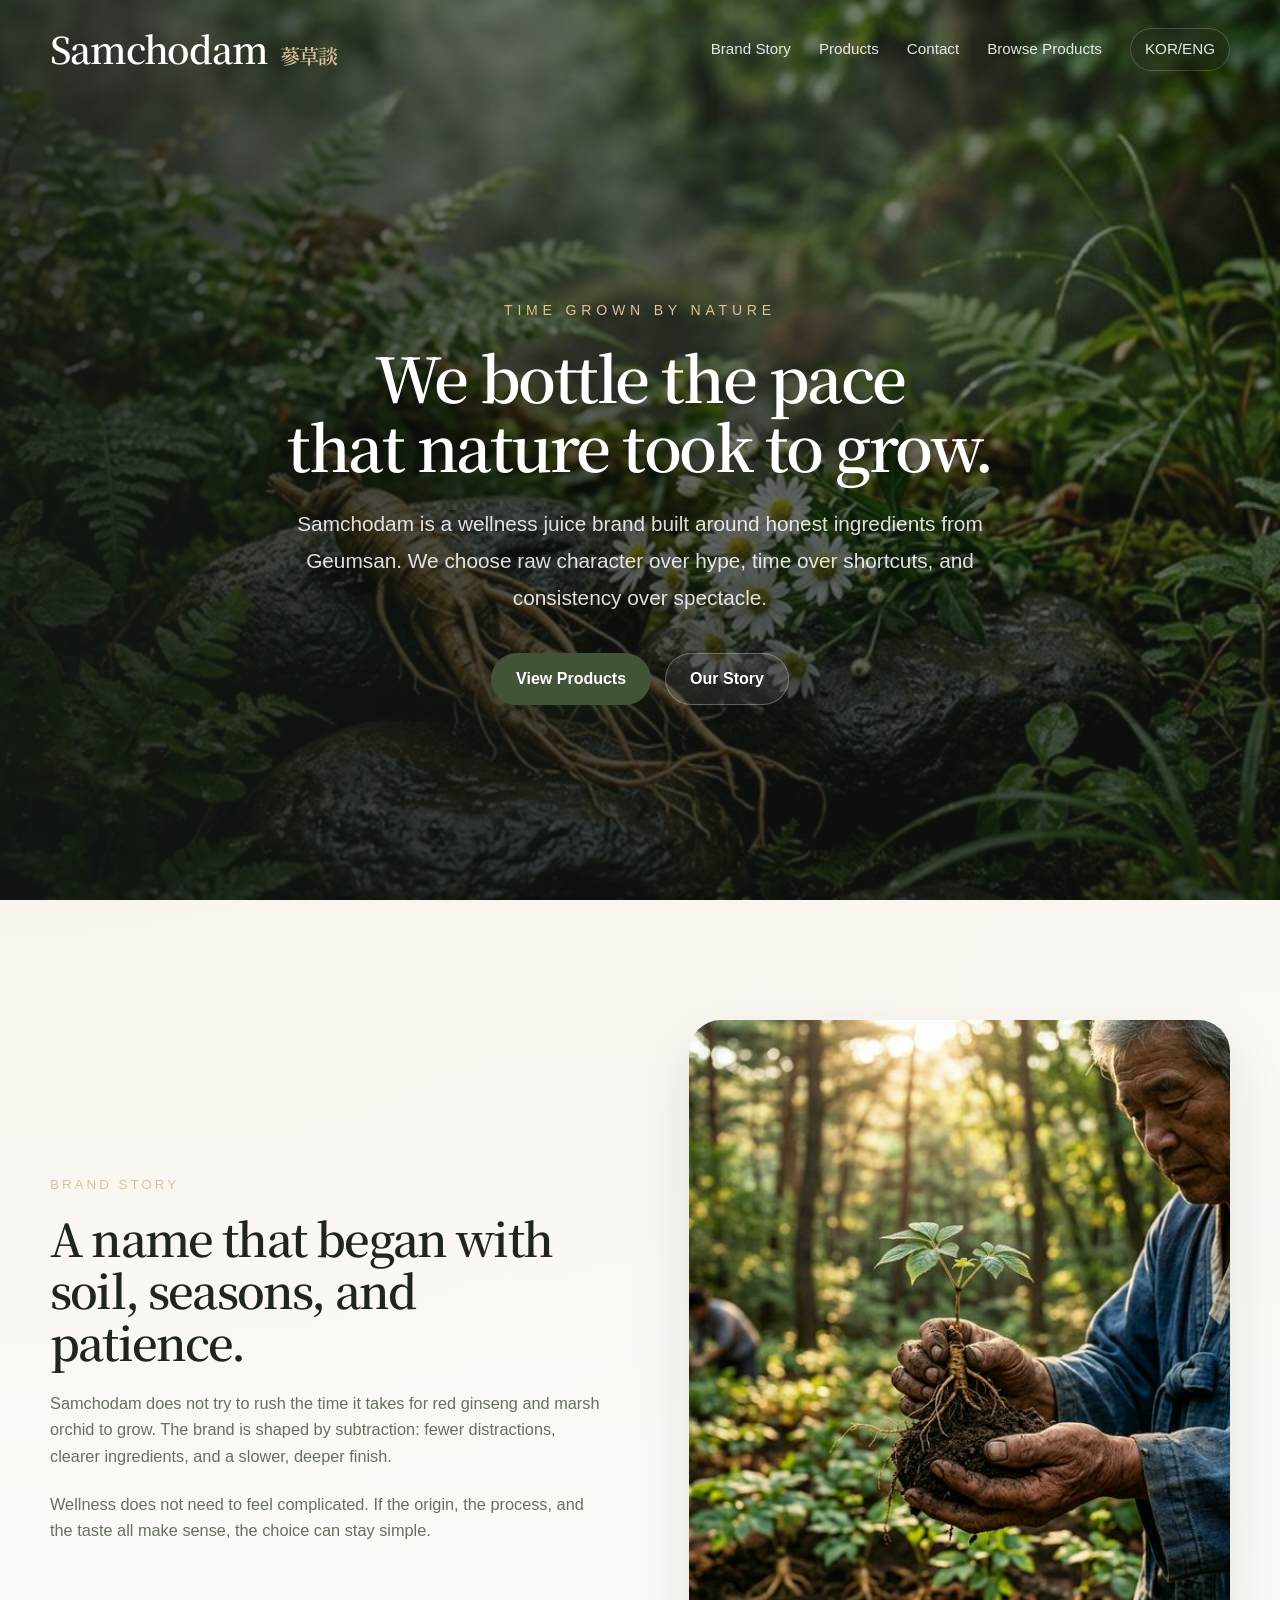
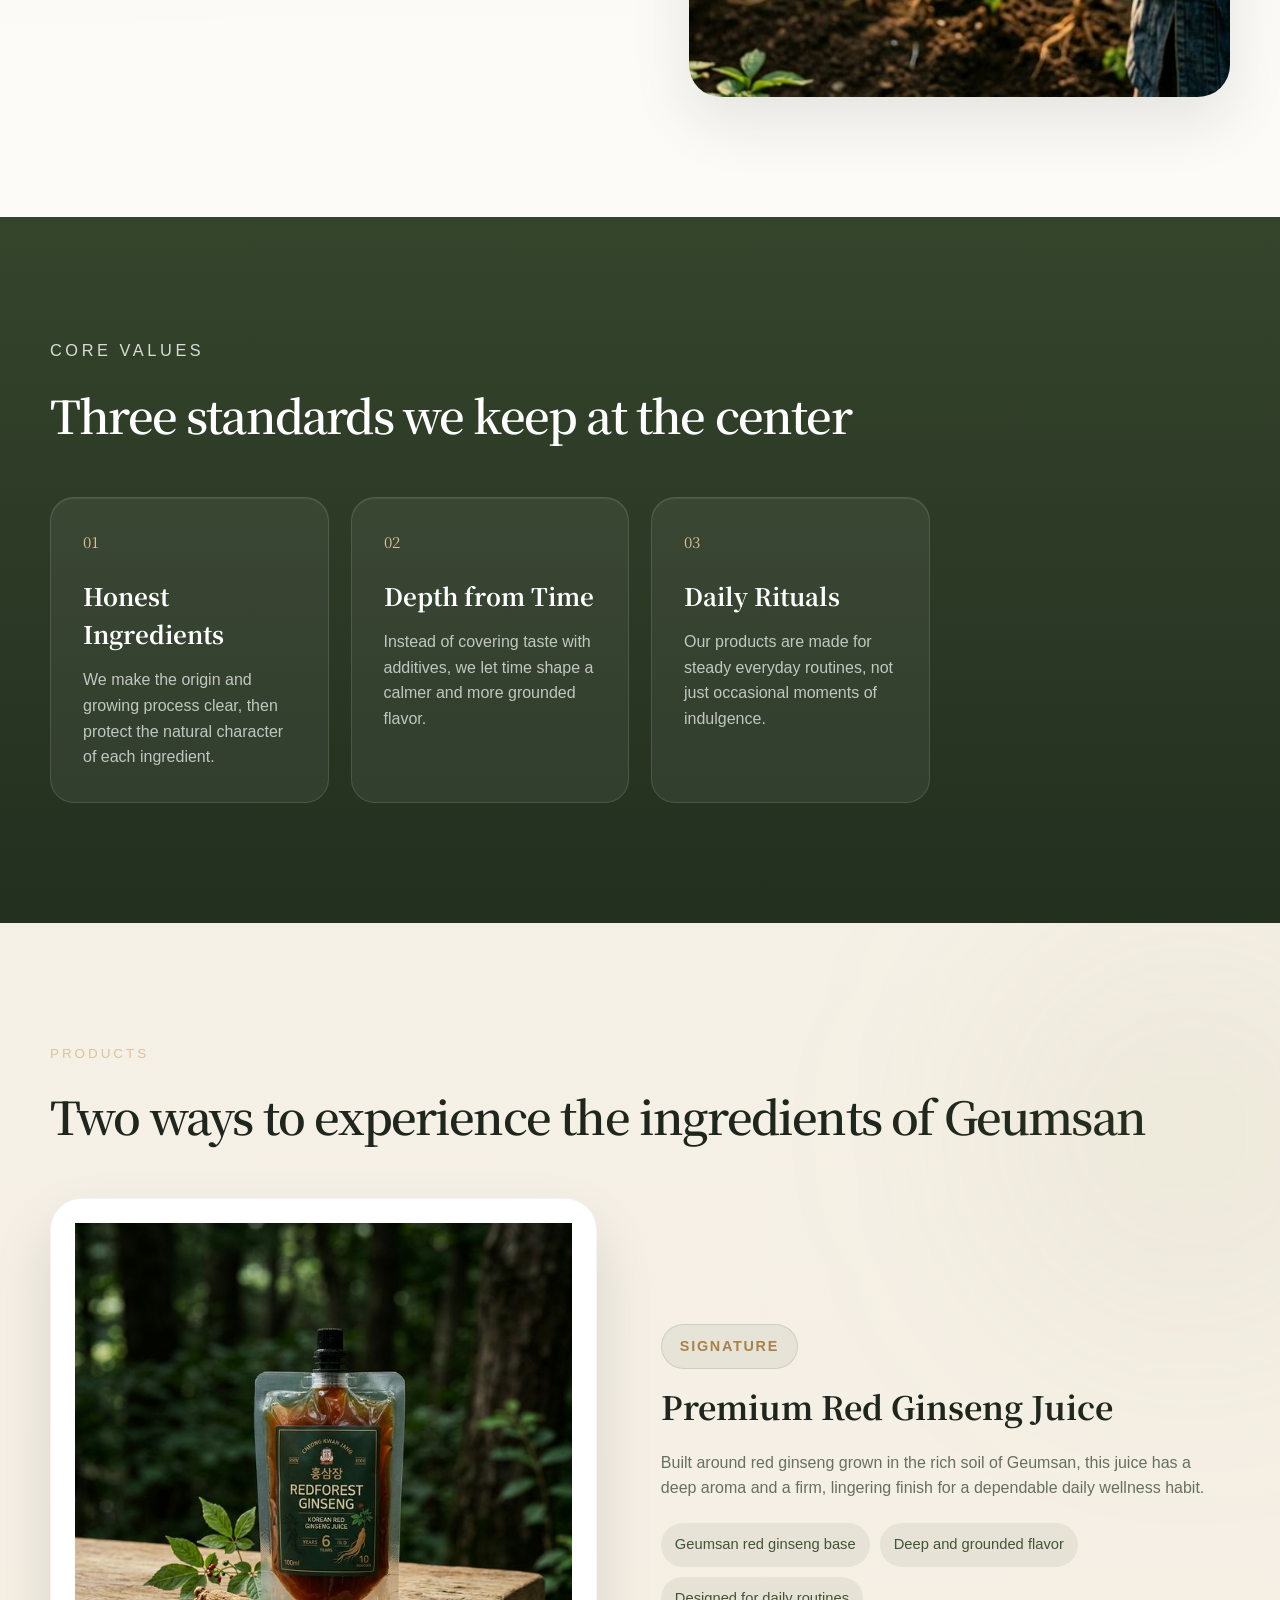
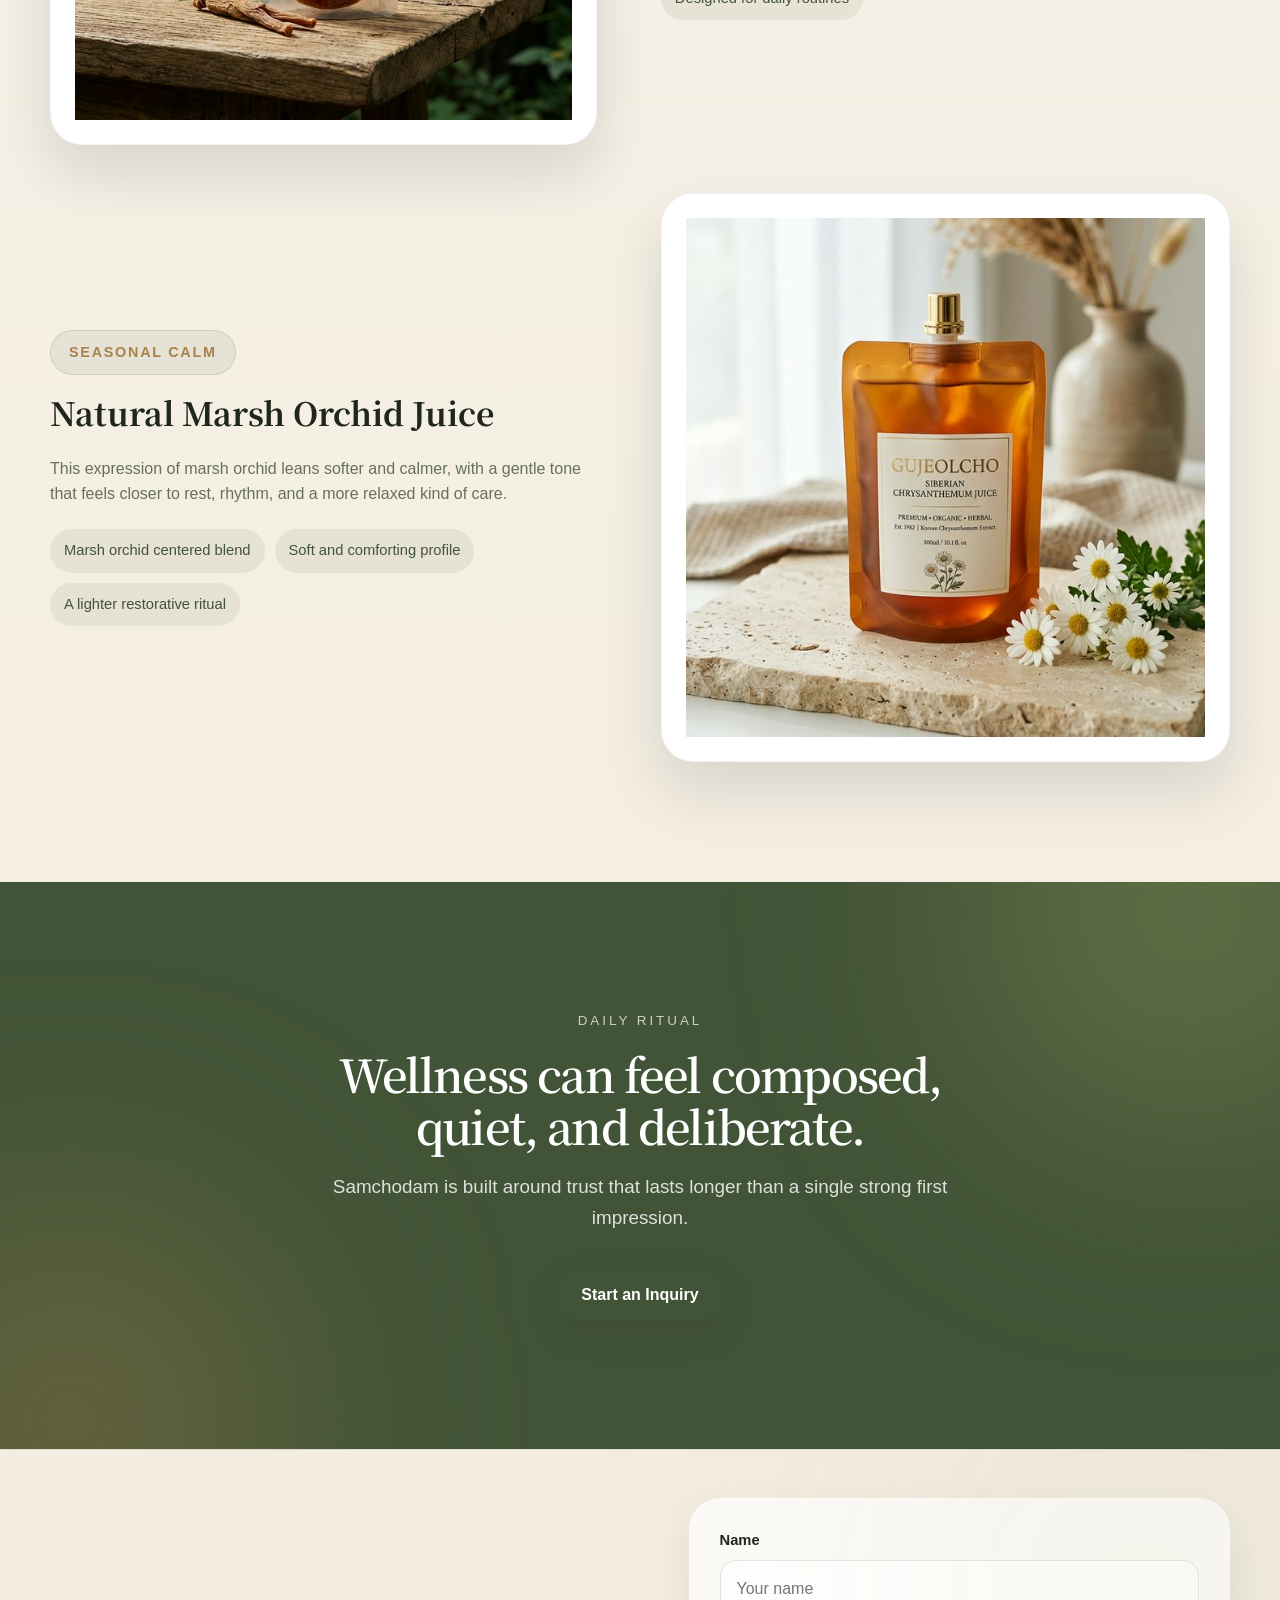
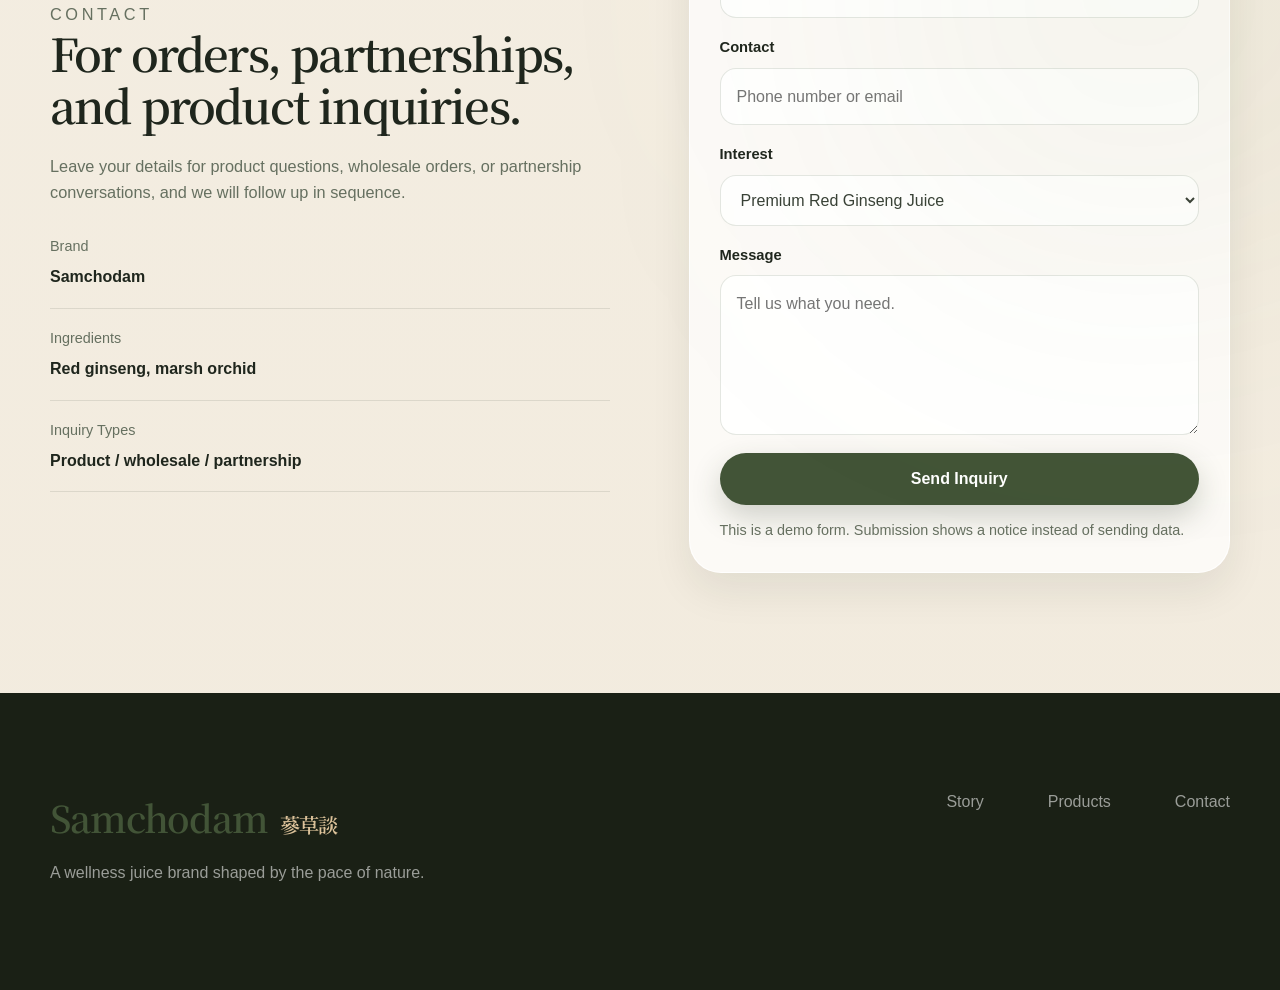
<file: index_en.html>
<!doctype html>
<html lang="en">
<head>
  <meta charset="UTF-8">
  <meta name="viewport" content="width=device-width, initial-scale=1.0">
  <title>Samchodam | Time Grown by Nature</title>
  <meta name="description" content="Samchodam is a wellness juice brand shaped by the soil and seasons of Geumsan.">
  <link rel="preconnect" href="https://fonts.googleapis.com">
  <link rel="preconnect" href="https://fonts.gstatic.com" crossorigin>
  <link href="https://fonts.googleapis.com/css2?family=Noto+Serif+KR:wght@400;500;600;700&family=Pretendard:wght@400;500;600;700&display=swap" rel="stylesheet">
  <link rel="stylesheet" href="style.css">
</head>
<body>
  <header class="site-header" id="top">
    <div class="container site-header__inner">
      <a class="brand-mark" href="#top">Samchodam <span>蔘草談</span></a>
      <button class="menu-toggle" type="button" aria-expanded="false" aria-controls="primary-nav">
        <span class="sr-only">Open navigation</span>
        <span></span>
        <span></span>
        <span></span>
      </button>
      <nav class="site-nav" id="primary-nav">
        <div class="site-nav__group">
          <a href="#story" class="site-nav__parent">Brand Story</a>
          <div class="site-nav__submenu">
            <a href="#story">Story</a>
            <a href="#values">Values</a>
          </div>
        </div>
        <div class="site-nav__group">
          <a href="#products" class="site-nav__parent">Products</a>
          <div class="site-nav__submenu">
            <a href="#products">Red Ginseng Juice</a>
            <a href="#products">Gujeolcho Juice</a>
          </div>
        </div>
        <div class="site-nav__group">
          <a href="#contact" class="site-nav__parent">Contact</a>
          <div class="site-nav__submenu">
            <a href="#contact">Customer Center</a>
          </div>
        </div>
        <a href="#products">Browse Products</a>
        <button class="site-nav__admin" type="button" data-admin-open>Admin</button>
        <a class="site-nav__lang" href="index.html" hreflang="ko">KOR/ENG</a>
      </nav>
    </div>
  </header>

  <main>
    <section class="hero">
      <div class="hero__media" aria-hidden="true"></div>
      <div class="hero__shade" aria-hidden="true"></div>
      <div class="container hero__content fade-up">
        <p class="eyebrow">Time Grown by Nature</p>
        <h1>We bottle the pace<br>that nature took to grow.</h1>
        <p class="hero__body">
          Samchodam is a wellness juice brand built around honest ingredients from Geumsan.
          We choose raw character over hype, time over shortcuts, and consistency over spectacle.
        </p>
        <div class="hero__actions">
          <a class="btn btn--primary" href="#products">View Products</a>
          <a class="btn btn--ghost" href="#story">Our Story</a>
        </div>
      </div>
    </section>

    <section class="section section--story" id="story">
      <div class="container story-grid">
        <div class="story-grid__copy fade-up">
          <p class="eyebrow">Brand Story</p>
          <h2>A name that began with soil, seasons, and patience.</h2>
          <p>
            Samchodam does not try to rush the time it takes for red ginseng and marsh orchid to grow.
            The brand is shaped by subtraction: fewer distractions, clearer ingredients, and a slower, deeper finish.
          </p>
          <p>
            Wellness does not need to feel complicated. If the origin, the process, and the taste all make sense,
            the choice can stay simple.
          </p>
        </div>
        <figure class="story-grid__visual fade-in">
          <img src="assets/images/brand-story.png" alt="Samchodam brand story visual">
        </figure>
      </div>
    </section>

    <section class="section section--values" id="values">
      <div class="container">
        <div class="section-heading fade-up">
          <p class="eyebrow">Core Values</p>
          <h2>Three standards we keep at the center</h2>
        </div>
        <div class="value-list">
          <article class="value-card fade-up">
            <span class="value-card__index">01</span>
            <h3>Honest Ingredients</h3>
            <p>We make the origin and growing process clear, then protect the natural character of each ingredient.</p>
          </article>
          <article class="value-card fade-up">
            <span class="value-card__index">02</span>
            <h3>Depth from Time</h3>
            <p>Instead of covering taste with additives, we let time shape a calmer and more grounded flavor.</p>
          </article>
          <article class="value-card fade-up">
            <span class="value-card__index">03</span>
            <h3>Daily Rituals</h3>
            <p>Our products are made for steady everyday routines, not just occasional moments of indulgence.</p>
          </article>
        </div>
      </div>
    </section>

    <section class="section section--products" id="products">
      <div class="container">
        <div class="section-heading fade-up">
          <p class="eyebrow">Products</p>
          <h2>Two ways to experience the ingredients of Geumsan</h2>
        </div>
        <div class="product-list">
          <article class="product-card fade-up">
            <div class="product-card__image">
              <img src="assets/product_red_ginseng.png" alt="Premium Red Ginseng Juice">
            </div>
            <div class="product-card__body">
              <p class="product-card__tag">Signature</p>
              <h3>Premium Red Ginseng Juice</h3>
              <p>
                Built around red ginseng grown in the rich soil of Geumsan, this juice has a deep aroma
                and a firm, lingering finish for a dependable daily wellness habit.
              </p>
              <ul class="meta-list">
                <li>Geumsan red ginseng base</li>
                <li>Deep and grounded flavor</li>
                <li>Designed for daily routines</li>
              </ul>
            </div>
          </article>
          <article class="product-card product-card--reverse fade-up">
            <div class="product-card__image">
              <img src="assets/product_gujeolcho.png" alt="Natural Marsh Orchid Juice">
            </div>
            <div class="product-card__body">
              <p class="product-card__tag">Seasonal Calm</p>
              <h3>Natural Marsh Orchid Juice</h3>
              <p>
                This expression of marsh orchid leans softer and calmer, with a gentle tone that feels
                closer to rest, rhythm, and a more relaxed kind of care.
              </p>
              <ul class="meta-list">
                <li>Marsh orchid centered blend</li>
                <li>Soft and comforting profile</li>
                <li>A lighter restorative ritual</li>
              </ul>
            </div>
          </article>
        </div>
      </div>
    </section>

    <section class="section section--cta">
      <div class="container cta-panel fade-up">
        <p class="eyebrow">Daily Ritual</p>
        <h2>Wellness can feel composed,<br>quiet, and deliberate.</h2>
        <p>Samchodam is built around trust that lasts longer than a single strong first impression.</p>
        <a class="btn btn--primary" href="#contact">Start an Inquiry</a>
      </div>
    </section>

    <section class="section section--contact" id="contact">
      <div class="container contact-grid">
        <div class="contact-copy fade-up">
          <p class="eyebrow">Contact</p>
          <h2>For orders, partnerships, and product inquiries.</h2>
          <p>
            Leave your details for product questions, wholesale orders, or partnership conversations,
            and we will follow up in sequence.
          </p>
          <dl class="contact-facts">
            <div>
              <dt>Brand</dt>
              <dd>Samchodam</dd>
            </div>
            <div>
              <dt>Ingredients</dt>
              <dd>Red ginseng, marsh orchid</dd>
            </div>
            <div>
              <dt>Inquiry Types</dt>
              <dd>Product / wholesale / partnership</dd>
            </div>
          </dl>
        </div>
        <form class="contact-form fade-up">
          <label>
            <span>Name</span>
            <input type="text" name="name" placeholder="Your name">
          </label>
          <label>
            <span>Contact</span>
            <input type="text" name="contact" placeholder="Phone number or email">
          </label>
          <label>
            <span>Interest</span>
            <select name="product">
              <option>Premium Red Ginseng Juice</option>
              <option>Natural Marsh Orchid Juice</option>
              <option>Both products</option>
              <option>Other inquiry</option>
            </select>
          </label>
          <label>
            <span>Message</span>
            <textarea name="message" rows="5" placeholder="Tell us what you need."></textarea>
          </label>
          <button class="btn btn--primary" type="submit">Send Inquiry</button>
          <p class="form-note">This is a demo form. Submission shows a notice instead of sending data.</p>
        </form>
      </div>
    </section>
  </main>

  <footer class="site-footer">
    <div class="container site-footer__inner">
      <div>
        <a class="brand-mark brand-mark--footer" href="#top">Samchodam <span>蔘草談</span></a>
        <p class="site-footer__copy">A wellness juice brand shaped by the pace of nature.</p>
      </div>
      <div class="site-footer__links">
        <a href="#story">Story</a>
        <a href="#products">Products</a>
        <a href="#contact">Contact</a>
      </div>
    </div>
  </footer>

  <script defer src="script.js"></script>
</body>
</html>
</file>
<file: style.css>
:root {
    --color-ink: #1f261d;
    --color-text: #384136;
    --color-muted: #667060;
    --color-line: rgba(50, 67, 52, 0.12);
    --color-paper: #f6f1e7;
    --color-paper-strong: #efe6d6;
    --color-surface: rgba(255, 255, 255, 0.78);
    --color-brand: #425437;
    --color-brand-strong: #314128;
    --color-accent: #a9824b;
    --color-accent-soft: #dcc29a;
    --shadow-soft: 0 18px 40px rgba(28, 37, 29, 0.08);
    --shadow-card: 0 24px 60px rgba(23, 30, 24, 0.1);
    --radius-xl: 32px;
    --radius-lg: 24px;
    --radius-md: 18px;
    --container: 1180px;
}

*,
*::before,
*::after {
    box-sizing: border-box;
}

html {
    scroll-behavior: smooth;
}

body {
    margin: 0;
    font-family: "Pretendard", sans-serif;
    color: var(--color-text);
    background:
        radial-gradient(circle at top left, rgba(169, 130, 75, 0.12), transparent 28%),
        linear-gradient(180deg, #f8f3e9 0%, #f6f1e7 38%, #f2ebde 100%);
    line-height: 1.6;
}

img {
    display: block;
    width: 100%;
}

a {
    color: inherit;
    text-decoration: none;
}

button,
input,
select,
textarea {
    font: inherit;
}

.sr-only {
    position: absolute;
    width: 1px;
    height: 1px;
    padding: 0;
    margin: -1px;
    overflow: hidden;
    clip: rect(0, 0, 0, 0);
    white-space: nowrap;
    border: 0;
}

.container {
    width: min(calc(100% - 40px), var(--container));
    margin: 0 auto;
}

.site-header {
    position: fixed;
    inset: 0 0 auto;
    z-index: 20;
    padding: 20px 0;
    transition: background-color 0.3s ease, box-shadow 0.3s ease, padding 0.3s ease;
}

.site-header.is-scrolled {
    background: rgba(246, 241, 231, 0.82);
    backdrop-filter: blur(18px);
    box-shadow: 0 10px 30px rgba(26, 36, 29, 0.07);
    padding: 14px 0;
}

.site-header__inner {
    display: flex;
    align-items: center;
    justify-content: space-between;
    gap: 24px;
}

.brand-mark {
    font-family: "Noto Serif KR", serif;
    font-size: clamp(1.5rem, 1rem + 1.8vw, 2.3rem);
    font-weight: 600;
    color: #fff;
    letter-spacing: -0.03em;
    position: relative;
    z-index: 1;
}

.brand-mark span {
    color: var(--color-accent-soft);
    font-size: 0.55em;
    margin-left: 0.2em;
}

.site-header.is-scrolled .brand-mark,
.brand-mark--footer {
    color: var(--color-brand);
}

.site-nav {
    display: flex;
    align-items: center;
    gap: 28px;
    color: rgba(255, 255, 255, 0.88);
    font-size: 0.95rem;
}

.site-nav a {
    position: relative;
    transition: color 0.2s ease;
}

.site-nav a::after {
    content: "";
    position: absolute;
    left: 0;
    bottom: -6px;
    width: 100%;
    height: 1px;
    background: currentColor;
    transform: scaleX(0);
    transform-origin: left;
    transition: transform 0.25s ease;
}

.site-nav a:hover::after,
.site-nav a:focus-visible::after {
    transform: scaleX(1);
}

.site-header.is-scrolled .site-nav {
    color: var(--color-text);
}

.site-nav__lang {
    display: inline-flex;
    align-items: center;
    justify-content: center;
    gap: 8px;
    min-width: 88px;
    padding: 8px 14px;
    border: 1px solid rgba(255, 255, 255, 0.2);
    border-radius: 999px;
    background: rgba(0, 0, 0, 0.08);
    backdrop-filter: blur(12px);
}

.site-nav__lang .is-current {
    color: #fff;
    font-weight: 700;
}

.site-nav__lang-divider {
    opacity: 0.38;
}

.site-header.is-scrolled .site-nav__lang {
    border-color: var(--color-line);
}

.menu-toggle {
    display: none;
    width: 48px;
    height: 48px;
    padding: 0;
    border: 0;
    background: rgba(255, 255, 255, 0.16);
    border-radius: 16px;
    cursor: pointer;
}

.menu-toggle span:not(.sr-only) {
    display: block;
    width: 22px;
    height: 2px;
    margin: 4px auto;
    background: #fff;
    transition: transform 0.2s ease, opacity 0.2s ease;
}

.site-header.is-scrolled .menu-toggle {
    background: rgba(66, 84, 55, 0.08);
}

.site-header.is-scrolled .menu-toggle span:not(.sr-only) {
    background: var(--color-brand);
}

.hero {
    position: relative;
    min-height: 100svh;
    display: grid;
    align-items: center;
    overflow: clip;
}

.hero__media,
.hero__shade {
    position: absolute;
    inset: 0;
}

.hero__media {
    background: url("assets/images/hero.png") center/cover no-repeat;
    transform: scale(1.06);
    animation: heroDrift 18s ease-out forwards;
}

.hero__shade {
    background:
        linear-gradient(180deg, rgba(16, 20, 16, 0.18) 0%, rgba(16, 20, 16, 0.48) 46%, rgba(16, 20, 16, 0.68) 100%),
        linear-gradient(90deg, rgba(23, 31, 24, 0.75) 0%, rgba(23, 31, 24, 0.2) 58%, rgba(23, 31, 24, 0.12) 100%);
}

.hero__content {
    position: relative;
    z-index: 1;
    display: flex;
    flex-direction: column;
    align-items: center;
    padding: 148px 0 44px;
    max-width: 920px;
    margin: 0 auto;
    color: #fff;
    text-align: center;
}

.eyebrow {
    margin: 0 0 16px;
    font-size: 0.84rem;
    letter-spacing: 0.22em;
    text-transform: uppercase;
    color: var(--color-accent-soft);
}

.hero .eyebrow {
    margin-bottom: 20px;
    font-size: 0.88rem;
    font-weight: 500;
    letter-spacing: 0.34em;
    text-shadow: 0 10px 24px rgba(0, 0, 0, 0.24);
}

.hero h1,
.section-heading h2,
.story-grid__copy h2,
.cta-panel h2,
.contact-copy h2 {
    margin: 0;
    font-family: "Noto Serif KR", serif;
    font-weight: 600;
    line-height: 1.15;
    letter-spacing: -0.04em;
    color: var(--color-ink);
}

.hero h1 {
    max-width: none;
    color: #fff;
    font-size: clamp(2.55rem, 1.8rem + 2.6vw, 5rem);
    line-height: 1.12;
    text-shadow: 0 18px 42px rgba(0, 0, 0, 0.28);
}

.hero h1 span {
    display: block;
}

.hero__body {
    max-width: 700px;
    margin: 24px 0 0;
    font-size: clamp(1.08rem, 0.96rem + 0.5vw, 1.3rem);
    line-height: 1.8;
    font-weight: 300;
    color: rgba(255, 255, 255, 0.86);
    text-shadow: 0 10px 30px rgba(0, 0, 0, 0.22);
}

.hero__actions {
    display: flex;
    flex-wrap: wrap;
    gap: 14px;
    margin-top: 36px;
}

.hero__scroll {
    display: inline-flex;
    flex-direction: column;
    align-items: center;
    gap: 12px;
    margin-top: 52px;
    color: rgba(255, 255, 255, 0.72);
    transition: color 0.2s ease, transform 0.2s ease;
}

.hero__scroll:hover,
.hero__scroll:focus-visible {
    color: #fff;
    transform: translateY(-2px);
}

.hero__scroll span:first-child {
    font-size: 0.72rem;
    font-weight: 300;
    letter-spacing: 0.34em;
    text-transform: uppercase;
}

.hero__scroll-line {
    position: relative;
    width: 1px;
    height: 56px;
    background: rgba(255, 255, 255, 0.24);
    overflow: hidden;
}

.hero__scroll-line::after {
    content: "";
    position: absolute;
    inset: -100% 0 auto;
    width: 100%;
    height: 100%;
    background: rgba(255, 255, 255, 0.94);
    animation: heroScrollLine 2.2s ease-in-out infinite;
}

.btn {
    display: inline-flex;
    align-items: center;
    justify-content: center;
    min-height: 52px;
    padding: 0 24px;
    border-radius: 999px;
    border: 1px solid transparent;
    font-weight: 600;
    transition: transform 0.2s ease, background-color 0.2s ease, border-color 0.2s ease, color 0.2s ease;
}

.btn:hover,
.btn:focus-visible {
    transform: translateY(-2px);
}

.btn--primary {
    background: var(--color-brand);
    color: #fff;
    box-shadow: 0 12px 30px rgba(49, 65, 40, 0.22);
}

.btn--primary:hover,
.btn--primary:focus-visible {
    background: var(--color-brand-strong);
}

.btn--ghost {
    color: #fff;
    border-color: rgba(255, 255, 255, 0.28);
    background: rgba(255, 255, 255, 0.08);
}

.btn--detail {
    margin-top: 26px;
    justify-self: start;
    color: var(--color-ink);
    border-color: rgba(31, 38, 29, 0.24);
    background: transparent;
}

.btn--detail:hover,
.btn--detail:focus-visible {
    color: #fff;
    background: var(--color-ink);
    border-color: var(--color-ink);
}

.section {
    padding: 120px 0;
}

.section-heading {
    display: grid;
    gap: 10px;
    margin-bottom: 56px;
}

.section-heading h2,
.story-grid__copy h2,
.cta-panel h2,
.contact-copy h2 {
    font-size: clamp(2rem, 1.4rem + 1.8vw, 3.4rem);
}

.section--story {
    background: linear-gradient(180deg, rgba(255, 255, 255, 0.48) 0%, rgba(255, 255, 255, 0.7) 100%);
}

.story-grid,
.contact-grid {
    display: grid;
    grid-template-columns: 1.05fr 0.95fr;
    gap: 40px;
    align-items: center;
}

.story-grid__copy,
.contact-copy {
    max-width: 560px;
}

.story-grid__subtitle {
    margin: 0 0 14px;
    color: var(--color-accent);
    font-size: 0.95rem;
    font-weight: 600;
    letter-spacing: -0.01em;
}
.story-grid__copy p:not(.eyebrow):not(.story-grid__subtitle),
.contact-copy p {
    margin: 22px 0 0;
    color: var(--color-muted);
    font-size: 1.02rem;
}

.story-grid__quote {
    position: relative;
    margin-top: 30px;
    padding: 28px 28px 24px;
    border-radius: var(--radius-lg);
    background: rgba(255, 255, 255, 0.72);
    border: 1px solid rgba(66, 84, 55, 0.12);
}

.story-grid__quote::before {
    content: '"';
    position: absolute;
    top: -18px;
    left: 22px;
    font-family: "Noto Serif KR", serif;
    font-size: 4.2rem;
    color: rgba(169, 130, 75, 0.28);
}

.story-grid__quote p {
    margin: 0;
    color: var(--color-ink);
    font-family: "Noto Serif KR", serif;
    font-style: italic;
    line-height: 1.9;
}

.story-grid__visual {
    margin: 0;
    border-radius: var(--radius-xl);
    overflow: hidden;
    box-shadow: var(--shadow-card);
    aspect-ratio: 4 / 5;
}

.story-grid__visual img {
    height: 100%;
    object-fit: cover;
}

.section--values {
    background:
        linear-gradient(180deg, rgba(49, 65, 40, 0.98) 0%, rgba(35, 47, 31, 1) 100%);
}

.section--values .eyebrow,
.section--values .section-heading h2 {
    color: #fff;
}
.section--values .section-heading p {
    color: rgba(255, 255, 255, 0.82);
    font-size: 1.02rem;
    font-weight: 500;
    max-width: 560px;
}

.value-list {
    display: grid;
    grid-template-columns: repeat(4, minmax(0, 1fr));
    gap: 22px;
}

.value-card {
    padding: 32px;
    border-radius: var(--radius-lg);
    background: rgba(255, 255, 255, 0.06);
    border: 1px solid rgba(255, 255, 255, 0.12);
    box-shadow: inset 0 1px 0 rgba(255, 255, 255, 0.08);
}

.value-card__index {
    display: inline-flex;
    margin-bottom: 22px;
    font-family: "Noto Serif KR", serif;
    font-size: 0.95rem;
    color: var(--color-accent-soft);
}

.value-card h3 {
    margin: 0 0 14px;
    color: #fff;
    font-family: "Noto Serif KR", serif;
    font-size: 1.5rem;
}

.value-card p {
    margin: 0;
    color: rgba(255, 255, 255, 0.7);
}

.product-list {
    display: grid;
    gap: 28px;
}

.product-card {
    display: grid;
    grid-template-columns: 0.9fr 1.1fr;
    gap: 36px;
    align-items: center;
    padding: 28px;
    border-radius: var(--radius-xl);
    background: rgba(255, 255, 255, 0.6);
    border: 1px solid rgba(255, 255, 255, 0.7);
    box-shadow: var(--shadow-soft);
}

.product-card--reverse {
    grid-template-columns: 1.1fr 0.9fr;
}

.product-card--reverse .product-card__image {
    order: 2;
}

.product-card__image-wrap {
    display: grid;
    gap: 14px;
}

.product-card__image {
    padding: 22px;
    border-radius: calc(var(--radius-xl) - 8px);
    background: linear-gradient(180deg, rgba(255, 255, 255, 0.7) 0%, rgba(239, 230, 214, 0.8) 100%);
}

.product-card__caption {
    margin: 0;
    text-align: center;
    font-size: 0.8rem;
    color: rgba(56, 65, 54, 0.58);
    letter-spacing: -0.01em;
}

.product-card__image img {
    object-fit: contain;
    aspect-ratio: 1 / 1;
}

.product-card__tag {
    margin: 0 0 12px;
    color: var(--color-accent);
    font-size: 0.9rem;
    font-weight: 700;
    letter-spacing: 0.08em;
    text-transform: uppercase;
}

.product-card__body h3 {
    margin: 0;
    font-family: "Noto Serif KR", serif;
    font-size: 2rem;
    color: var(--color-ink);
}

.product-card__body p:not(.product-card__tag) {
    margin: 18px 0 0;
    color: var(--color-muted);
}

.meta-list {
    display: flex;
    flex-wrap: wrap;
    gap: 10px;
    padding: 0;
    margin: 22px 0 0;
    list-style: none;
}

.meta-list li {
    padding: 10px 14px;
    border-radius: 999px;
    background: rgba(66, 84, 55, 0.08);
    color: var(--color-brand);
    font-size: 0.92rem;
    font-weight: 500;
}

.section--cta {
    padding-top: 32px;
}

.cta-panel {
    padding: 56px;
    border-radius: var(--radius-xl);
    background:
        linear-gradient(130deg, rgba(49, 65, 40, 0.96) 0%, rgba(66, 84, 55, 0.88) 55%, rgba(169, 130, 75, 0.78) 100%);
    color: rgba(255, 255, 255, 0.85);
    box-shadow: var(--shadow-card);
}

.cta-panel h2 {
    color: #fff;
}

.cta-panel p:not(.eyebrow) {
    max-width: 620px;
    margin: 18px 0 28px;
}

.section--contact {
    padding-top: 48px;
}

.contact-facts {
    display: grid;
    gap: 18px;
    margin: 30px 0 0;
}

.contact-facts div {
    padding-bottom: 18px;
    border-bottom: 1px solid var(--color-line);
}

.contact-facts dt {
    margin-bottom: 6px;
    color: var(--color-muted);
    font-size: 0.9rem;
}

.contact-facts dd {
    margin: 0;
    color: var(--color-ink);
    font-weight: 600;
}

.contact-form {
    display: grid;
    gap: 18px;
    padding: 30px;
    border-radius: var(--radius-xl);
    background: rgba(255, 255, 255, 0.72);
    border: 1px solid rgba(255, 255, 255, 0.9);
    box-shadow: var(--shadow-soft);
}

.contact-form label {
    display: grid;
    gap: 8px;
}

.contact-form span {
    color: var(--color-ink);
    font-size: 0.92rem;
    font-weight: 600;
}

.contact-form input,
.contact-form select,
.contact-form textarea {
    width: 100%;
    border: 1px solid rgba(66, 84, 55, 0.14);
    border-radius: 16px;
    background: rgba(255, 255, 255, 0.88);
    padding: 15px 16px;
    color: var(--color-text);
    outline: none;
    transition: border-color 0.2s ease, box-shadow 0.2s ease;
}

.contact-form input:focus,
.contact-form select:focus,
.contact-form textarea:focus {
    border-color: rgba(66, 84, 55, 0.48);
    box-shadow: 0 0 0 4px rgba(66, 84, 55, 0.08);
}

.form-note {
    margin: -4px 0 0;
    color: var(--color-muted);
    font-size: 0.9rem;
}

.site-footer {
    padding: 32px 0 48px;
}

.site-footer__inner {
    display: flex;
    justify-content: space-between;
    gap: 24px;
    padding-top: 28px;
    border-top: 1px solid var(--color-line);
}

.site-footer__copy {
    margin: 12px 0 0;
    color: var(--color-muted);
}

.site-footer__links {
    display: flex;
    flex-wrap: wrap;
    justify-content: flex-end;
    gap: 18px;
    color: var(--color-muted);
}

.fade-up,
.fade-in {
    opacity: 0;
    transform: translateY(28px);
    transition: opacity 0.8s ease, transform 0.8s ease;
}

.fade-in {
    transform: scale(0.97);
}

.in-view {
    opacity: 1;
    transform: none;
}

body.menu-open {
    overflow: hidden;
}

@keyframes heroScrollLine {
    0% {
        transform: translateY(-100%);
    }
    60% {
        transform: translateY(100%);
    }
    100% {
        transform: translateY(100%);
    }
}

@keyframes heroDrift {
    from {
        transform: scale(1.08);
    }
    to {
        transform: scale(1);
    }
}

@media (max-width: 960px) {
    .menu-toggle {
        display: inline-block;
        position: relative;
        z-index: 2;
    }

    .site-nav {
        position: fixed;
        inset: 88px 20px auto;
        display: grid;
        gap: 14px;
        padding: 20px;
        border-radius: 24px;
        background: rgba(246, 241, 231, 0.96);
        color: var(--color-text);
        box-shadow: var(--shadow-card);
        opacity: 0;
        pointer-events: none;
        transform: translateY(-10px);
        transition: opacity 0.2s ease, transform 0.2s ease;
    }

    .site-nav.is-open {
        opacity: 1;
        pointer-events: auto;
        transform: translateY(0);
    }

    .site-nav__lang {
        justify-self: start;
        border-color: var(--color-line);
    }

    .story-grid,
    .contact-grid,
    .product-card,
    .product-card--reverse,
    .value-list,
    .product-modal__content,
    .product-modal__points {
        grid-template-columns: 1fr;
    }

    .product-card--reverse .product-card__image {
        order: 0;
    }

    .cta-panel,
    .contact-form,
    .product-card,
    .value-card,
    .product-modal__panel {
        padding: 24px;
    }
}

@media (max-width: 640px) {
    .container {
        width: min(calc(100% - 28px), var(--container));
    }

    .site-header {
        padding: 16px 0;
    }

    .hero__content {
        padding: 132px 0 72px;
    }

    .hero__actions,
    .site-footer__inner,
    .site-footer__links {
        flex-direction: column;
        align-items: flex-start;
    }

    .section {
        padding: 96px 0;
    }
}

.site-nav__admin,
.footer-admin-link {
    border: 0;
    background: transparent;
    color: inherit;
    cursor: pointer;
    padding: 0;
}

.site-nav__admin {
    font-size: 0.95rem;
}

.contact-grid--wide {
    grid-template-columns: 0.92fr 1.08fr;
}

.contact-copy code,
.admin-login__hint code {
    padding: 2px 8px;
    border-radius: 999px;
    background: rgba(66, 84, 55, 0.08);
    color: var(--color-brand);
    font-size: 0.92em;
}

.contact-copy__admin {
    margin-top: 24px;
}

.btn--secondary,
.btn--ghost-dark {
    background: transparent;
    color: var(--color-brand);
    border-color: rgba(66, 84, 55, 0.18);
}

.btn--secondary:hover,
.btn--ghost-dark:hover,
.btn--secondary:focus-visible,
.btn--ghost-dark:focus-visible {
    background: rgba(66, 84, 55, 0.08);
}

.form-grid {
    display: grid;
    grid-template-columns: repeat(2, minmax(0, 1fr));
    gap: 18px;
}

.form-feedback {
    min-height: 24px;
    margin: 0;
    color: var(--color-brand);
    font-weight: 600;
}

.product-modal {
    position: fixed;
    inset: 0;
    z-index: 80;
    display: grid;
    place-items: center;
    padding: 20px;
    opacity: 0;
    pointer-events: none;
    transition: opacity 0.25s ease;
}

.product-modal.is-open {
    opacity: 1;
    pointer-events: auto;
}

.product-modal__backdrop {
    position: absolute;
    inset: 0;
    background: rgba(20, 24, 20, 0.62);
    backdrop-filter: blur(10px);
}

.product-modal__panel {
    position: relative;
    width: min(1120px, calc(100vw - 32px));
    max-height: calc(100vh - 40px);
    overflow: auto;
    border-radius: 30px;
    background: #fff;
    box-shadow: 0 32px 80px rgba(14, 20, 15, 0.24);
    padding: 34px;
}

.product-modal__close {
    position: absolute;
    top: 18px;
    right: 18px;
    width: 46px;
    height: 46px;
    border: 0;
    border-radius: 999px;
    background: rgba(31, 38, 29, 0.08);
    color: var(--color-text);
    font-size: 1.8rem;
    cursor: pointer;
}

.product-modal__content {
    display: grid;
    grid-template-columns: 0.92fr 1.08fr;
    gap: 34px;
    align-items: start;
}

.product-modal__media {
    display: grid;
    gap: 14px;
}

.product-modal__media img {
    width: 100%;
    aspect-ratio: 4 / 5;
    object-fit: cover;
    border-radius: 24px;
    background: linear-gradient(180deg, rgba(255,255,255,0.82), rgba(239,230,214,0.88));
    border: 1px solid rgba(66, 84, 55, 0.1);
    padding: 22px;
}

.product-modal__tag {
    margin: 0 0 10px;
    color: var(--color-accent);
    font-size: 0.86rem;
    font-weight: 700;
    letter-spacing: 0.1em;
    text-transform: uppercase;
}

.product-modal__body h2 {
    margin: 0;
    font-family: "Noto Serif KR", serif;
    font-size: clamp(2.1rem, 1.5rem + 1.6vw, 3.5rem);
    color: var(--color-ink);
    line-height: 1.12;
}

.product-modal__highlight {
    margin: 18px 0 0;
    color: var(--color-brand);
    font-weight: 700;
    font-size: 1.05rem;
}

.product-modal__desc {
    margin: 14px 0 0;
    color: var(--color-muted);
    font-size: 1rem;
    line-height: 1.8;
}

.product-modal__story {
    margin-top: 24px;
    padding: 24px;
    border-radius: 22px;
    background: linear-gradient(180deg, rgba(246,241,231,0.88), rgba(255,255,255,0.92));
    border: 1px solid rgba(66, 84, 55, 0.1);
}

.product-modal__story-label {
    margin: 0 0 10px;
    color: var(--color-accent);
    font-weight: 700;
}

.product-modal__story > p:last-child {
    margin: 0;
    color: var(--color-text);
    line-height: 1.9;
}

.product-modal__points {
    display: grid;
    grid-template-columns: repeat(2, minmax(0, 1fr));
    gap: 12px;
    margin-top: 22px;
}

.product-modal__point {
    padding: 14px 16px;
    border-radius: 18px;
    background: rgba(66, 84, 55, 0.06);
}

.product-modal__point strong {
    display: block;
    margin-bottom: 6px;
    color: var(--color-brand);
    font-size: 0.82rem;
    letter-spacing: 0.08em;
}

.product-modal__point span {
    color: var(--color-text);
    line-height: 1.6;
}

.product-modal__instructions {
    display: grid;
    gap: 14px;
    margin-top: 24px;
}

.product-modal__instruction {
    padding: 18px 20px;
    border-radius: 20px;
    border: 1px solid rgba(66, 84, 55, 0.1);
    background: #fff;
}

.product-modal__instruction h3 {
    margin: 0 0 8px;
    color: var(--color-ink);
    font-size: 1rem;
}

.product-modal__instruction p {
    margin: 0;
    color: var(--color-muted);
    line-height: 1.8;
    white-space: pre-line;
}

.product-modal__source {
    margin-top: 18px;
    color: var(--color-muted);
    font-size: 0.92rem;
}

.product-modal__source a {
    color: var(--color-brand);
    text-decoration: underline;
}

.admin-modal {
    position: fixed;
    inset: 0;
    z-index: 50;
    display: grid;
    place-items: center;
    padding: 24px;
    opacity: 0;
    pointer-events: none;
    transition: opacity 0.2s ease;
}

.admin-modal.is-open {
    opacity: 1;
    pointer-events: auto;
}

.admin-modal__backdrop {
    position: absolute;
    inset: 0;
    background: rgba(19, 25, 20, 0.58);
    backdrop-filter: blur(8px);
}

.admin-modal__panel {
    position: relative;
    z-index: 1;
    width: min(100%, 980px);
    max-height: min(88vh, 920px);
    overflow: auto;
    border-radius: 28px;
    background: linear-gradient(180deg, rgba(248, 243, 233, 0.98) 0%, rgba(244, 238, 227, 0.98) 100%);
    box-shadow: var(--shadow-card);
    padding: 28px;
}

.admin-modal__close {
    position: absolute;
    top: 16px;
    right: 16px;
    width: 42px;
    height: 42px;
    border: 0;
    border-radius: 50%;
    background: rgba(66, 84, 55, 0.08);
    color: var(--color-brand);
    font-size: 1.5rem;
    cursor: pointer;
}

.admin-login,
.admin-dashboard {
    display: grid;
    gap: 18px;
}

.admin-login h2,
.admin-dashboard h2 {
    margin: 0;
    font-family: "Noto Serif KR", serif;
    font-size: clamp(1.9rem, 1.5rem + 1vw, 2.6rem);
    color: var(--color-ink);
}

.admin-login__desc,
.admin-login__hint,
.admin-order-card__meta,
.admin-empty span {
    color: var(--color-muted);
}

.admin-login__form,
.admin-order-card,
.admin-stat-card,
.admin-empty {
    border-radius: 24px;
    background: rgba(255, 255, 255, 0.78);
    border: 1px solid rgba(66, 84, 55, 0.12);
}

.admin-login__form {
    display: grid;
    gap: 14px;
    padding: 24px;
}

.admin-login__form label,
.status-select {
    display: grid;
    gap: 8px;
}

.admin-login__form input,
.status-select select {
    width: 100%;
    border: 1px solid rgba(66, 84, 55, 0.14);
    border-radius: 14px;
    background: rgba(255, 255, 255, 0.92);
    padding: 14px 16px;
    color: var(--color-text);
}

.admin-login__error {
    min-height: 22px;
    margin: 0;
    color: #b34737;
    font-size: 0.95rem;
}

.admin-dashboard__header {
    display: flex;
    align-items: center;
    justify-content: space-between;
    gap: 16px;
}

.admin-dashboard__actions {
    display: flex;
    flex-wrap: wrap;
    gap: 10px;
}

.admin-stats {
    display: grid;
    grid-template-columns: repeat(4, minmax(0, 1fr));
    gap: 14px;
}

.admin-stat-card {
    display: grid;
    gap: 8px;
    padding: 20px;
}

.admin-stat-card span {
    color: var(--color-muted);
    font-size: 0.92rem;
}

.admin-stat-card strong {
    color: var(--color-ink);
    font-size: 2rem;
    line-height: 1;
}

.admin-orders {
    display: grid;
    gap: 14px;
}

.admin-order-card {
    padding: 22px;
}

.admin-order-card__head {
    display: flex;
    justify-content: space-between;
    gap: 18px;
    align-items: start;
    margin-bottom: 18px;
}

.admin-order-card__title {
    margin: 0 0 8px;
    color: var(--color-ink);
    font-size: 1.15rem;
    font-weight: 700;
}

.admin-order-card__title span {
    display: inline-block;
    margin-left: 8px;
    color: var(--color-muted);
    font-size: 0.92rem;
    font-weight: 500;
}

.admin-order-card__meta {
    margin: 0;
    font-size: 0.92rem;
}

.admin-order-grid {
    display: grid;
    grid-template-columns: repeat(3, minmax(0, 1fr));
    gap: 14px;
    margin: 0;
}

.admin-order-grid div {
    padding: 16px;
    border-radius: 18px;
    background: rgba(66, 84, 55, 0.05);
}

.admin-order-grid dt {
    margin-bottom: 6px;
    color: var(--color-muted);
    font-size: 0.88rem;
}

.admin-order-grid dd {
    margin: 0;
    color: var(--color-ink);
    font-weight: 600;
    white-space: pre-wrap;
    word-break: break-word;
}

.admin-empty {
    display: grid;
    gap: 8px;
    padding: 28px;
    text-align: center;
}

.admin-empty p {
    margin: 0;
    color: var(--color-ink);
    font-size: 1.1rem;
    font-weight: 700;
}

.hidden {
    display: none;
}

body.modal-open {
    overflow: hidden;
}

@media (max-width: 960px) {
    .contact-grid--wide,
    .form-grid,
    .admin-stats,
    .admin-order-grid {
        grid-template-columns: 1fr;
    }

    .admin-dashboard__header,
    .admin-order-card__head {
        flex-direction: column;
        align-items: stretch;
    }
}

.contact-stack {
    display: grid;
    gap: 18px;
}

.contact-form__title {
    margin: 0;
    color: var(--color-ink);
    font-family: "Noto Serif KR", serif;
    font-size: 1.5rem;
    font-weight: 600;
}

.contact-form__lead {
    margin: -6px 0 4px;
    color: var(--color-muted);
    font-size: 0.95rem;
}

.contact-form--shipping {
    background: linear-gradient(180deg, rgba(255, 255, 255, 0.82) 0%, rgba(246, 241, 231, 0.96) 100%);
}

.contact-form--comments {
    overflow: hidden;
}

#disqus_thread {
    margin-top: 8px;
}

.site-nav__group {
    position: relative;
    padding-bottom: 18px;
    margin-bottom: -18px;
}

.site-nav__parent {
    display: inline-flex;
    align-items: center;
}

.site-nav__submenu {
    position: absolute;
    top: calc(100% - 4px);
    left: 50%;
    min-width: 200px;
    display: grid;
    gap: 2px;
    padding: 18px 12px 12px;
    border-radius: 18px;
    background: rgba(255, 255, 255, 0.96);
    border: 1px solid rgba(66, 84, 55, 0.12);
    box-shadow: var(--shadow-soft);
    opacity: 0;
    pointer-events: none;
    transform: translate(-50%, 8px);
    transition: opacity 0.2s ease, transform 0.2s ease;
}

.site-nav__submenu a {
    padding: 10px 12px;
    border-radius: 12px;
    color: var(--color-text);
    white-space: nowrap;
}

.site-nav__submenu a:hover,
.site-nav__submenu a:focus-visible {
    background: rgba(66, 84, 55, 0.08);
}

.site-nav__group:hover .site-nav__submenu,
.site-nav__group:focus-within .site-nav__submenu {
    opacity: 1;
    pointer-events: auto;
    transform: translate(-50%, 0);
}

.section--faq {
    padding-top: 48px;
}

.faq-list {
    display: grid;
    gap: 18px;
}

.faq-item {
    padding: 28px;
    border-radius: 24px;
    background: rgba(255, 255, 255, 0.72);
    border: 1px solid rgba(255, 255, 255, 0.9);
    box-shadow: var(--shadow-soft);
}

.faq-item h3 {
    margin: 0 0 12px;
    color: var(--color-ink);
    font-family: "Noto Serif KR", serif;
    font-size: 1.35rem;
}

.faq-answer {
    display: grid;
    gap: 14px;
    color: var(--color-muted);
    line-height: 1.8;
}

.faq-answer p {
    margin: 0;
}

.faq-answer ul {
    margin: 0;
    padding-left: 20px;
    display: grid;
    gap: 8px;
}

.faq-answer li {
    color: var(--color-text);
}

.faq-answer strong {
    color: var(--color-ink);
}

.info-list {
    display: grid;
    gap: 12px;
    margin: 0;
}

.info-list div {
    padding: 14px 16px;
    border-radius: 18px;
    background: rgba(66, 84, 55, 0.05);
}

.info-list dt {
    margin-bottom: 4px;
    color: var(--color-muted);
    font-size: 0.88rem;
}

.info-list dd {
    margin: 0;
    color: var(--color-ink);
    font-weight: 700;
}

@media (max-width: 960px) {
    .site-nav__group {
        display: grid;
        gap: 8px;
    }

    .site-nav__submenu {
        position: static;
        min-width: 0;
        padding: 0 0 0 12px;
        background: transparent;
        border: 0;
        box-shadow: none;
        opacity: 1;
        pointer-events: auto;
        transform: none;
    }

    .site-nav__submenu a {
        padding: 6px 0;
    }
}

.section-heading--center {
    text-align: center;
    justify-items: center;
}

.section-heading--center p {
    max-width: 720px;
}

.section--products {
    position: relative;
    overflow: hidden;
}

.section--products::after {
    content: "";
    position: absolute;
    top: 0;
    right: -120px;
    width: 420px;
    height: 420px;
    border-radius: 50%;
    background: rgba(138, 154, 91, 0.08);
    filter: blur(110px);
    pointer-events: none;
}

.product-list {
    gap: 48px;
}

.product-card,
.product-card--reverse {
    grid-template-columns: 0.98fr 1.02fr;
    gap: 64px;
    padding: 0;
    background: transparent;
    border: 0;
    box-shadow: none;
}

.product-card__image {
    padding: 24px;
    border-radius: 32px;
    background: #fff;
    border: 1px solid rgba(31, 38, 29, 0.05);
    box-shadow: 0 28px 60px rgba(20, 27, 21, 0.12);
}

.product-card__body {
    max-width: 560px;
}

.product-card__tag {
    display: inline-block;
    padding: 10px 18px;
    border-radius: 999px;
    background: rgba(66, 84, 55, 0.08);
    border: 1px solid rgba(66, 84, 55, 0.14);
    letter-spacing: 0.12em;
}

.section--cta {
    position: relative;
    overflow: hidden;
    padding: 128px 0;
    background: var(--color-brand);
}

.section--cta::before,
.section--cta::after {
    content: "";
    position: absolute;
    border-radius: 50%;
    filter: blur(120px);
    pointer-events: none;
}

.section--cta::before {
    top: -180px;
    right: -120px;
    width: 420px;
    height: 420px;
    background: rgba(138, 154, 91, 0.42);
}

.section--cta::after {
    left: -140px;
    bottom: -180px;
    width: 420px;
    height: 420px;
    background: rgba(169, 130, 75, 0.35);
}

.cta-panel {
    position: relative;
    z-index: 1;
    display: grid;
    justify-items: center;
    text-align: center;
    gap: 0;
    padding: 0;
    background: transparent;
    box-shadow: none;
}

.cta-panel .eyebrow {
    color: rgba(255, 255, 255, 0.72);
}

.cta-panel p:not(.eyebrow) {
    max-width: 660px;
    margin: 20px 0 36px;
    color: rgba(255, 255, 255, 0.82);
    font-size: 1.18rem;
}

.btn--cta {
    min-height: 66px;
    padding: 0 40px;
    background: #fff;
    color: var(--color-brand);
    font-size: 1.06rem;
    box-shadow: 0 22px 40px rgba(15, 18, 15, 0.22);
}

.btn--cta:hover,
.btn--cta:focus-visible {
    background: var(--color-accent);
    color: #fff;
}

.section--contact {
    position: relative;
    overflow: hidden;
    border-top: 1px solid rgba(31, 38, 29, 0.08);
}

.section--contact::before {
    content: "";
    position: absolute;
    top: -120px;
    right: -120px;
    width: 520px;
    height: 520px;
    border-radius: 50%;
    background: rgba(138, 154, 91, 0.08);
    filter: blur(150px);
    pointer-events: none;
}

.contact-shell {
    position: relative;
    z-index: 1;
}

.contact-tabs {
    display: flex;
    flex-wrap: wrap;
    justify-content: center;
    gap: 12px;
    margin: 0 0 52px;
}

.contact-tab {
    padding: 16px 28px;
    border: 2px solid transparent;
    border-radius: 999px;
    background: #fff;
    color: var(--color-muted);
    font-weight: 700;
    cursor: pointer;
    transition: transform 0.2s ease, box-shadow 0.2s ease, background-color 0.2s ease, color 0.2s ease;
}

.contact-tab:hover,
.contact-tab:focus-visible {
    transform: translateY(-2px);
    color: var(--color-ink);
}

.contact-tab.is-active {
    background: var(--color-brand);
    color: #fff;
    box-shadow: 0 18px 36px rgba(49, 65, 40, 0.22);
}

.contact-tab--accent.is-active {
    background: var(--color-accent);
    box-shadow: 0 18px 36px rgba(169, 130, 75, 0.24);
}

.contact-tab--dark.is-active {
    background: var(--color-ink);
    box-shadow: 0 18px 36px rgba(31, 38, 29, 0.24);
}

.contact-panels {
    display: grid;
}

.contact-panel {
    min-height: 420px;
}

.order-sheet,
.deposit-board,
.lookup-board,
.support-grid {
    max-width: 980px;
    margin: 0 auto;
}

.order-sheet,
.deposit-board {
    padding: 48px;
    border-radius: 32px;
    background: rgba(255, 255, 255, 0.9);
    border: 1px solid rgba(31, 38, 29, 0.06);
    box-shadow: 0 28px 56px rgba(20, 27, 21, 0.1);
}

.order-sheet {
    display: grid;
    gap: 28px;
}

.order-sheet__grid,
.lookup-card,
.support-grid {
    display: grid;
    gap: 28px;
}

.order-sheet__grid {
    grid-template-columns: repeat(2, minmax(0, 1fr));
}

.order-sheet__block {
    display: grid;
    gap: 18px;
}

.order-sheet__block h3,
.deposit-board h3 {
    display: flex;
    align-items: center;
    gap: 10px;
    margin: 0;
    padding-bottom: 14px;
    border-bottom: 1px solid rgba(31, 38, 29, 0.08);
    font-family: "Noto Serif KR", serif;
    font-size: 1.35rem;
    color: var(--color-ink);
}

.order-sheet__block h3 span,
.deposit-board h3 span {
    width: 6px;
    height: 28px;
    border-radius: 999px;
    background: var(--color-brand);
}

.order-sheet__block--wide {
    grid-column: 1 / -1;
}

.order-sheet label {
    display: grid;
    gap: 9px;
}

.order-sheet label > span {
    color: var(--color-muted);
    font-size: 0.92rem;
    font-weight: 700;
}

.order-sheet em {
    color: var(--color-brand);
    font-style: normal;
}

.order-sheet small {
    color: rgba(102, 112, 96, 0.8);
    font-weight: 500;
}

.order-sheet__row {
    display: grid;
    gap: 18px;
}

.order-sheet__row--product {
    grid-template-columns: minmax(0, 1fr) 180px;
}

.order-sheet input,
.order-sheet select,
.lookup-form input {
    width: 100%;
    padding: 18px 20px;
    border-radius: 18px;
    border: 1px solid rgba(31, 38, 29, 0.12);
    background: #fff;
    color: var(--color-ink);
    outline: none;
    transition: border-color 0.2s ease, box-shadow 0.2s ease;
}

.order-sheet input:focus,
.order-sheet select:focus,
.lookup-form input:focus {
    border-color: rgba(66, 84, 55, 0.45);
    box-shadow: 0 0 0 4px rgba(66, 84, 55, 0.08);
}

.btn--wide {
    width: 100%;
    min-height: 64px;
    font-size: 1.08rem;
}

.form-note--center,
.form-feedback--center {
    text-align: center;
}

.lookup-form {
    display: grid;
    grid-template-columns: minmax(0, 1fr) auto;
    gap: 16px;
    padding: 12px;
    border-radius: 26px;
    background: rgba(255, 255, 255, 0.92);
    border: 1px solid rgba(31, 38, 29, 0.06);
    box-shadow: 0 18px 42px rgba(20, 27, 21, 0.08);
}

.btn--lookup {
    min-width: 154px;
    background: var(--color-ink);
    color: #fff;
}

.btn--lookup:hover,
.btn--lookup:focus-visible {
    background: var(--color-brand);
}

.lookup-results {
    margin-top: 28px;
    display: grid;
    gap: 22px;
}

.lookup-empty {
    padding: 72px 28px;
    border-radius: 32px;
    background: rgba(255, 255, 255, 0.6);
    border: 1px solid rgba(31, 38, 29, 0.06);
    text-align: center;
}

.lookup-empty__icon {
    display: grid;
    place-items: center;
    width: 80px;
    height: 80px;
    margin: 0 auto 24px;
    border-radius: 999px;
    background: #fff;
    box-shadow: 0 12px 30px rgba(20, 27, 21, 0.08);
}

.lookup-empty__icon svg {
    width: 38px;
    height: 38px;
    color: rgba(102, 112, 96, 0.42);
}

.lookup-empty p {
    margin: 0 0 10px;
    font-size: 1.24rem;
    font-weight: 700;
    color: var(--color-muted);
}

.lookup-empty span {
    color: rgba(102, 112, 96, 0.8);
}

.lookup-card {
    grid-template-columns: minmax(0, 1fr) 260px;
    padding: 34px;
    border-radius: 32px;
    background: #fff;
    border: 1px solid rgba(31, 38, 29, 0.06);
    box-shadow: 0 22px 44px rgba(20, 27, 21, 0.08);
}

.lookup-card__meta {
    display: flex;
    align-items: center;
    gap: 12px;
    margin-bottom: 18px;
}

.lookup-card__meta span {
    padding: 6px 12px;
    border-radius: 10px;
    background: rgba(31, 38, 29, 0.06);
    color: rgba(102, 112, 96, 0.92);
    font-size: 0.88rem;
    font-weight: 700;
    letter-spacing: 0.06em;
}

.lookup-card__meta i {
    width: 6px;
    height: 6px;
    border-radius: 50%;
    background: rgba(102, 112, 96, 0.36);
}

.lookup-card__meta strong {
    color: var(--color-muted);
    font-size: 0.96rem;
}

.lookup-card h3 {
    margin: 0 0 20px;
    padding-bottom: 14px;
    border-bottom: 1px solid rgba(31, 38, 29, 0.05);
    font-family: "Noto Serif KR", serif;
    font-size: 1.8rem;
    color: var(--color-ink);
}

.lookup-card h3 strong {
    margin-left: 10px;
    color: var(--color-brand);
    font-size: 1.18rem;
    font-family: "Pretendard", sans-serif;
}

.lookup-card__info {
    display: grid;
    grid-template-columns: repeat(2, minmax(0, 1fr));
    gap: 16px;
    padding: 20px;
    border-radius: 24px;
    background: rgba(246, 241, 231, 0.62);
}

.lookup-card__info p {
    display: grid;
    gap: 6px;
    margin: 0;
}

.lookup-card__info span,
.lookup-card__status-area p,
.lookup-card__tracking span,
.deposit-card__body p,
.support-card__eyebrow {
    font-size: 0.75rem;
    font-weight: 800;
    letter-spacing: 0.15em;
    text-transform: uppercase;
    color: rgba(102, 112, 96, 0.72);
}

.lookup-card__info strong {
    color: var(--color-ink);
    font-size: 1.04rem;
}

.lookup-card__info em {
    color: var(--color-muted);
    font-style: normal;
    font-weight: 500;
}

.lookup-card__info--wide {
    grid-column: 1 / -1;
}

.lookup-card__status-area {
    display: grid;
    align-content: center;
    justify-items: end;
    gap: 16px;
    padding-left: 18px;
    border-left: 1px solid rgba(31, 38, 29, 0.08);
}

.lookup-status {
    display: inline-flex;
    align-items: center;
    justify-content: center;
    min-width: 150px;
    padding: 16px 24px;
    border-radius: 20px;
    border: 1px solid rgba(31, 38, 29, 0.08);
    font-size: 1.18rem;
    font-weight: 800;
}

.lookup-status--preparing {
    color: #c56a15;
    background: #fff6eb;
    border-color: #f2d0ac;
}

.lookup-status--shipped {
    color: #1668c5;
    background: #edf5ff;
    border-color: #bfd8f6;
}

.lookup-status--delivered {
    color: var(--color-brand);
    background: rgba(66, 84, 55, 0.1);
    border-color: rgba(66, 84, 55, 0.16);
}

.lookup-status--canceled {
    color: #b54242;
    background: #fff0f0;
    border-color: #f0c2c2;
}

.lookup-card__status-area small,
.lookup-card__tracking {
    width: 100%;
    max-width: 220px;
    padding: 14px 16px;
    border-radius: 18px;
    background: rgba(246, 241, 231, 0.62);
    color: rgba(102, 112, 96, 0.82);
    text-align: left;
    line-height: 1.6;
}

.lookup-card__tracking strong {
    display: block;
    margin-top: 8px;
    padding: 10px 12px;
    border-radius: 12px;
    background: #fff;
    border: 1px solid rgba(31, 38, 29, 0.06);
    color: var(--color-ink);
    font-size: 1rem;
    text-align: center;
}

.deposit-board p {
    margin: 18px 0 30px;
    color: var(--color-muted);
    line-height: 1.85;
}

.deposit-board p strong {
    color: var(--color-brand);
}

.deposit-list {
    display: grid;
    gap: 16px;
}

.deposit-card {
    display: grid;
    grid-template-columns: auto minmax(0, 1fr) auto;
    align-items: center;
    gap: 18px;
    padding: 22px 24px;
    border-radius: 24px;
    background: rgba(246, 241, 231, 0.54);
    border: 1px solid rgba(31, 38, 29, 0.06);
}

.deposit-card__bank {
    display: grid;
    place-items: center;
    width: 52px;
    height: 52px;
    border-radius: 999px;
    font-weight: 800;
}

.deposit-card__bank--blue {
    background: #e9f0ff;
    color: #3062d0;
}

.deposit-card__bank--green {
    background: #ebf7e6;
    color: #2f8a3b;
}

.deposit-card__bank--sky {
    background: #ebf8ff;
    color: #2b7ca0;
}

.deposit-card__body strong {
    display: block;
    margin-top: 2px;
    color: var(--color-ink);
    font-size: 1.42rem;
    letter-spacing: 0.03em;
}

.deposit-card > span {
    color: rgba(102, 112, 96, 0.84);
    font-weight: 600;
}

.support-grid {
    grid-template-columns: repeat(2, minmax(0, 1fr));
}

.support-card {
    display: grid;
    justify-items: center;
    text-align: center;
    gap: 14px;
    padding: 48px 34px;
    border-radius: 32px;
    background: rgba(255, 255, 255, 0.92);
    border: 1px solid rgba(31, 38, 29, 0.06);
    box-shadow: 0 22px 44px rgba(20, 27, 21, 0.08);
}

.support-card__icon {
    display: grid;
    place-items: center;
    width: 92px;
    height: 92px;
    border-radius: 28px;
    background: rgba(66, 84, 55, 0.06);
    color: var(--color-brand);
}

.support-card__icon svg {
    width: 42px;
    height: 42px;
}

.support-card a {
    font-size: 1.9rem;
    font-weight: 700;
    color: var(--color-ink);
}

.support-card p:last-child {
    margin: 0;
    color: var(--color-muted);
}

.support-card strong {
    color: #d57228;
}

.section--faq {
    padding-top: 32px;
}

.site-footer {
    background: #1a2015;
    padding: 96px 0 48px;
    color: rgba(255, 255, 255, 0.74);
}

.site-footer__inner {
    margin-bottom: 56px;
    padding-top: 0;
    border-top: 0;
}

.site-footer__copy,
.site-footer__links,
.site-footer__meta,
.site-footer__meta-right {
    color: rgba(255, 255, 255, 0.56);
}

.site-footer__links {
    gap: 64px;
}

.site-footer__link-group h4 {
    margin: 0 0 24px;
    color: #fff;
    font-size: 1.08rem;
}

.site-footer__link-group {
    display: grid;
    gap: 14px;
}

.site-footer__link-group a,
.site-footer__link-group button {
    color: rgba(255, 255, 255, 0.56);
}

.site-footer__link-group a:hover,
.site-footer__link-group button:hover,
.site-footer__meta a:hover {
    color: var(--color-accent-soft);
}

.site-footer__meta {
    display: flex;
    justify-content: space-between;
    gap: 16px;
    padding-top: 28px;
    border-top: 1px solid rgba(255, 255, 255, 0.1);
    font-size: 0.92rem;
}

.site-footer__meta-right {
    display: flex;
    gap: 24px;
    letter-spacing: 0.12em;
}

@media (max-width: 960px) {
    .product-card,
    .product-card--reverse,
    .lookup-card,
    .support-grid,
    .order-sheet__grid {
        grid-template-columns: 1fr;
        gap: 28px;
    }

    .lookup-card__status-area {
        justify-items: start;
        padding-left: 0;
        border-left: 0;
        border-top: 1px solid rgba(31, 38, 29, 0.08);
        padding-top: 18px;
    }

    .site-footer__inner,
    .site-footer__meta,
    .site-footer__meta-right {
        flex-direction: column;
        align-items: flex-start;
    }
}

@media (max-width: 640px) {
    .contact-tabs {
        flex-direction: column;
        align-items: stretch;
    }

    .contact-tab,
    .lookup-form,
    .deposit-card,
    .order-sheet__row--product {
        grid-template-columns: 1fr;
    }

    .lookup-form {
        display: grid;
    }

    .order-sheet,
    .deposit-board,
    .lookup-card,
    .support-card {
        padding: 28px 22px;
    }

    .support-card a {
        font-size: 1.5rem;
    }
}

.product-card__info-box {
    margin-top: 24px;
    display: grid;
    gap: 10px;
    padding: 22px 24px;
    border-radius: 24px;
    background: rgba(255, 255, 255, 0.92);
    border: 1px solid rgba(31, 38, 29, 0.08);
    box-shadow: 0 18px 36px rgba(20, 27, 21, 0.06);
}

.product-card__source,
.product-card__shipping,
.product-card__pack {
    margin: 0;
}

.product-card__source {
    color: var(--color-text);
    line-height: 1.7;
}

.product-card__source strong {
    color: var(--color-brand);
}

.product-card__pricing-line {
    display: flex;
    flex-wrap: wrap;
    align-items: flex-end;
    gap: 10px 14px;
}

.product-card__prices {
    display: flex;
    align-items: flex-end;
    gap: 12px;
}

.product-card__price-sale {
    font-family: "Noto Serif KR", serif;
    font-size: 2.15rem;
    line-height: 1;
    color: #c64242;
    letter-spacing: -0.03em;
}

.product-card__price-sale span {
    margin-left: 2px;
    font-size: 1.25rem;
    font-weight: 500;
}

.product-card__price-original {
    color: rgba(102, 112, 96, 0.82);
    font-size: 1.06rem;
    text-decoration: line-through;
    text-decoration-thickness: 1.5px;
    line-height: 1.2;
    margin-bottom: 4px;
}

.product-card__shipping {
    display: inline-flex;
    align-items: center;
    padding: 4px 10px;
    border-radius: 999px;
    background: rgba(66, 84, 55, 0.1);
    color: var(--color-brand);
    font-size: 0.82rem;
    font-weight: 700;
    letter-spacing: 0.04em;
    margin-bottom: 5px;
}

.product-card__pack {
    color: var(--color-muted);
    font-size: 0.92rem;
    margin-bottom: 5px;
}

.story-grid__visual,
.product-card__image-wrap,
.value-card {
    transition: transform 0.32s ease, box-shadow 0.32s ease, border-color 0.32s ease, background-color 0.32s ease;
    transform-origin: center;
}

.story-grid__visual:hover,
.story-grid__visual:focus-within,
.product-card__image-wrap:hover,
.product-card__image-wrap:focus-within {
    transform: translateY(-10px) scale(1.015);
    box-shadow: 0 34px 72px rgba(20, 27, 21, 0.18);
}

.product-card__image-wrap:hover .product-card__image,
.product-card__image-wrap:focus-within .product-card__image {
    box-shadow: 0 34px 72px rgba(20, 27, 21, 0.18);
}

.value-card:hover,
.value-card:focus-within {
    transform: translateY(-10px) scale(1.02);
    border-color: rgba(220, 194, 154, 0.34);
    background: rgba(255, 255, 255, 0.1);
    box-shadow: 0 24px 44px rgba(6, 10, 7, 0.22), inset 0 1px 0 rgba(255, 255, 255, 0.1);
}

.value-card:hover .value-card__index,
.value-card:focus-within .value-card__index {
    color: #fff0d3;
}

.value-card:hover p,
.value-card:focus-within p {
    color: rgba(255, 255, 255, 0.82);
}

.product-card--reverse .product-card__image-wrap {
    order: 2;
}

.product-card--reverse .product-card__body {
    order: 1;
}

@media (max-width: 960px) {
    .product-card--reverse .product-card__image-wrap,
    .product-card--reverse .product-card__body {
        order: initial;
    }
}


.site-nav__auth,
.site-nav__member {
    display: inline-flex;
    align-items: center;
    gap: 10px;
}

.site-nav__link-button {
    border: 0;
    background: transparent;
    color: inherit;
    cursor: pointer;
    padding: 0;
    font: inherit;
    transition: color 0.2s ease, opacity 0.2s ease;
}

.site-nav__link-button:hover,
.site-nav__link-button:focus-visible {
    color: var(--color-brand);
}

.site-nav__link-button--accent {
    color: var(--color-accent);
    font-weight: 700;
}

.site-nav__member-name {
    padding: 7px 14px;
    border-radius: 999px;
    background: rgba(66, 84, 55, 0.08);
    color: var(--color-brand);
    font-size: 0.92rem;
    font-weight: 700;
}

.auth-modal,
.admin-modal {
    position: fixed;
    inset: 0;
    z-index: 90;
    display: grid;
    place-items: center;
    padding: 24px;
    opacity: 0;
    pointer-events: none;
    transition: opacity 0.22s ease;
}

.auth-modal.is-open,
.admin-modal.is-open {
    opacity: 1;
    pointer-events: auto;
}

.auth-modal__backdrop,
.admin-modal__backdrop {
    position: absolute;
    inset: 0;
    background: rgba(19, 25, 20, 0.58);
    backdrop-filter: blur(10px);
}

.auth-modal__panel,
.admin-modal__panel {
    position: relative;
    z-index: 1;
    width: min(100%, 1100px);
    max-height: min(90vh, 960px);
    overflow: auto;
    border-radius: 30px;
    background: linear-gradient(180deg, rgba(248, 243, 233, 0.98) 0%, rgba(244, 238, 227, 0.98) 100%);
    box-shadow: var(--shadow-card);
    padding: 30px;
}

.auth-modal__panel {
    width: min(100%, 520px);
}

.auth-modal__close,
.admin-modal__close {
    position: absolute;
    top: 16px;
    right: 16px;
    width: 42px;
    height: 42px;
    border: 0;
    border-radius: 50%;
    background: rgba(66, 84, 55, 0.08);
    color: var(--color-brand);
    font-size: 1.5rem;
    cursor: pointer;
}

.auth-box,
.admin-login,
.admin-dashboard {
    display: grid;
    gap: 18px;
}

.auth-box h2,
.admin-login h2,
.admin-dashboard h2 {
    margin: 0;
    font-family: "Noto Serif KR", serif;
    font-size: clamp(1.85rem, 1.45rem + 1vw, 2.55rem);
    color: var(--color-ink);
}

.auth-box__desc,
.auth-box__error,
.admin-login__desc,
.admin-login__error,
.admin-order-date,
.admin-order-stack span,
.admin-inline-note {
    color: var(--color-muted);
}

.auth-box__form,
.admin-login__form,
.admin-stat-card,
.admin-table-shell {
    border-radius: 24px;
    background: rgba(255, 255, 255, 0.8);
    border: 1px solid rgba(66, 84, 55, 0.12);
}

.auth-box__form,
.admin-login__form {
    display: grid;
    gap: 14px;
    padding: 24px;
}

.auth-box__form label,
.admin-login__form label {
    display: grid;
    gap: 8px;
}

.auth-box__form input,
.admin-login__form input,
.admin-status-select,
.admin-track-input {
    width: 100%;
    border: 1px solid rgba(66, 84, 55, 0.14);
    border-radius: 14px;
    background: rgba(255, 255, 255, 0.92);
    padding: 14px 16px;
    color: var(--color-text);
    font: inherit;
}

.password-field {
    position: relative;
}

.password-field input {
    padding-right: 78px;
}

.password-field__toggle {
    position: absolute;
    top: 50%;
    right: 12px;
    transform: translateY(-50%);
    border: 0;
    background: transparent;
    color: var(--color-brand);
    font-size: 0.9rem;
    font-weight: 700;
    cursor: pointer;
    padding: 6px 8px;
}

.password-field__toggle:hover,
.password-field__toggle:focus-visible {
    color: var(--color-brand-strong);
}

.auth-box__error,
.admin-login__error {
    min-height: 22px;
    margin: 0;
    color: #b34737;
    font-size: 0.95rem;
}

.auth-box__switch {
    justify-self: center;
    border: 0;
    background: transparent;
    color: var(--color-brand);
    font-weight: 700;
    cursor: pointer;
}

.admin-dashboard__header {
    display: flex;
    align-items: center;
    justify-content: space-between;
    gap: 16px;
}

.admin-dashboard__actions,
.admin-dashboard__tabs,
.admin-order-controls {
    display: flex;
    flex-wrap: wrap;
    gap: 10px;
}

.admin-stats {
    display: grid;
    grid-template-columns: repeat(4, minmax(0, 1fr));
    gap: 14px;
}

.admin-stat-card {
    display: grid;
    gap: 8px;
    padding: 20px;
}

.admin-stat-card span {
    font-size: 0.92rem;
}

.admin-stat-card strong {
    color: var(--color-ink);
    font-size: 2rem;
    line-height: 1;
}

.admin-tab {
    border: 1px solid rgba(66, 84, 55, 0.14);
    border-radius: 999px;
    background: rgba(255, 255, 255, 0.74);
    color: var(--color-muted);
    padding: 12px 18px;
    font-weight: 700;
    cursor: pointer;
    transition: background 0.2s ease, color 0.2s ease, border-color 0.2s ease;
}

.admin-tab.is-active {
    background: var(--color-ink);
    color: #fff;
    border-color: var(--color-ink);
}

.admin-panel {
    display: none;
}

.admin-panel.is-active {
    display: block;
}

.admin-table-shell {
    overflow: auto;
}

.admin-table {
    width: 100%;
    border-collapse: collapse;
    min-width: 860px;
}

.admin-table thead th {
    padding: 18px 20px;
    border-bottom: 1px solid rgba(66, 84, 55, 0.12);
    color: var(--color-muted);
    font-size: 0.84rem;
    font-weight: 700;
    text-align: left;
    background: rgba(66, 84, 55, 0.04);
}

.admin-table tbody td {
    padding: 18px 20px;
    border-bottom: 1px solid rgba(66, 84, 55, 0.08);
    vertical-align: top;
}

.admin-table__name,
.admin-order-id,
.admin-order-stack strong {
    color: var(--color-ink);
    font-weight: 700;
}

.admin-table__empty {
    padding: 46px 20px;
    text-align: center;
    color: var(--color-muted);
}

.admin-badge {
    display: inline-flex;
    align-items: center;
    padding: 7px 12px;
    border-radius: 999px;
    font-size: 0.82rem;
    font-weight: 700;
}

.admin-badge--admin {
    background: rgba(179, 71, 55, 0.08);
    color: #b34737;
}

.admin-badge--user {
    background: rgba(66, 84, 55, 0.08);
    color: var(--color-brand);
}

.admin-action-button {
    border: 1px solid rgba(66, 84, 55, 0.16);
    border-radius: 12px;
    background: rgba(255, 255, 255, 0.9);
    color: var(--color-ink);
    padding: 10px 14px;
    font-size: 0.84rem;
    font-weight: 700;
    cursor: pointer;
}

.admin-action-button--solid {
    background: var(--color-brand);
    color: #fff;
    border-color: var(--color-brand);
}

.admin-inline-note {
    display: inline-flex;
    align-items: center;
    padding: 8px 12px;
    border-radius: 999px;
    background: rgba(66, 84, 55, 0.08);
    font-size: 0.82rem;
    font-weight: 700;
}

.admin-order-date,
.admin-order-stack span {
    display: block;
    margin-top: 4px;
    font-size: 0.88rem;
    line-height: 1.55;
}

.admin-order-controls {
    min-width: 220px;
}

@media (max-width: 960px) {
    .site-nav__auth,
    .site-nav__member {
        width: 100%;
        justify-content: flex-start;
    }

    .auth-modal,
    .admin-modal {
        padding: 18px;
    }

    .auth-modal__panel,
    .admin-modal__panel {
        padding: 24px;
    }

    .admin-dashboard__header,
    .admin-dashboard__actions {
        flex-direction: column;
        align-items: stretch;
    }

    .admin-stats {
        grid-template-columns: 1fr 1fr;
    }
}

@media (max-width: 640px) {
    .admin-stats {
        grid-template-columns: 1fr;
    }
}
</file>
